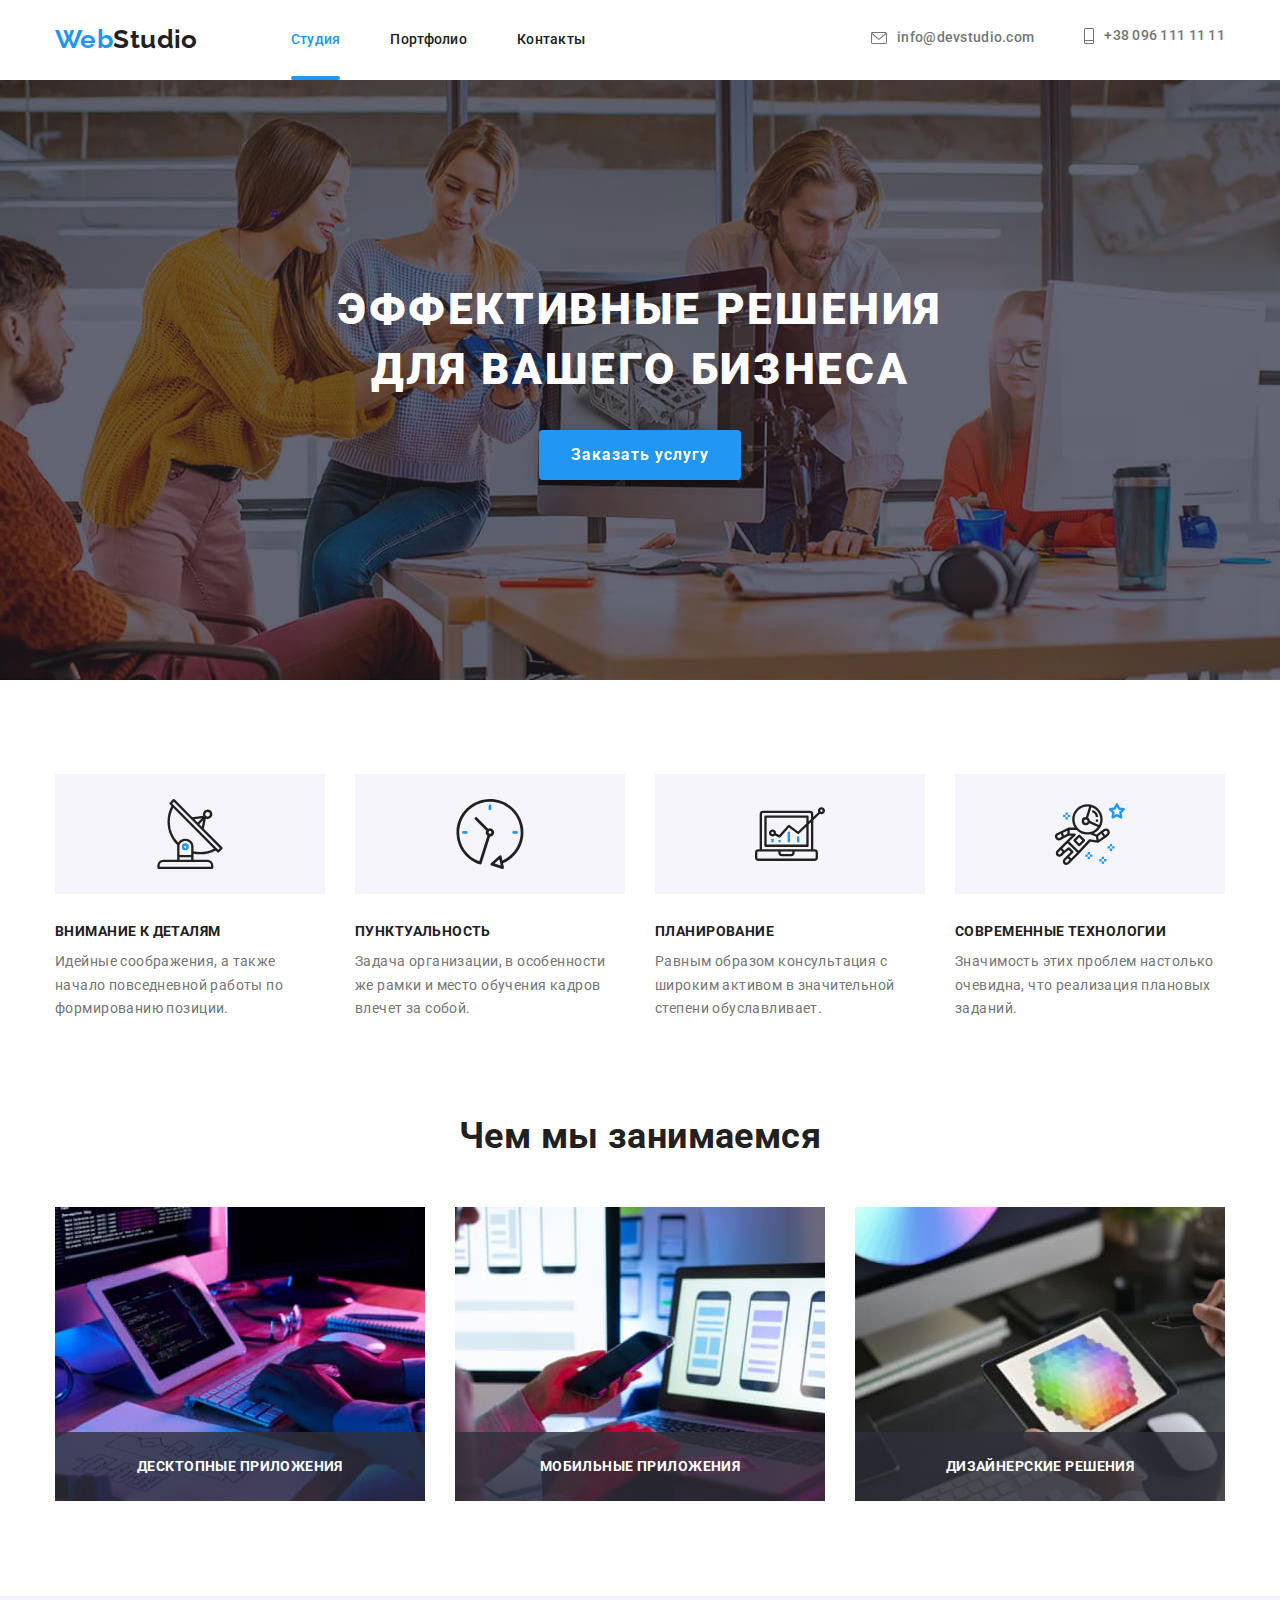
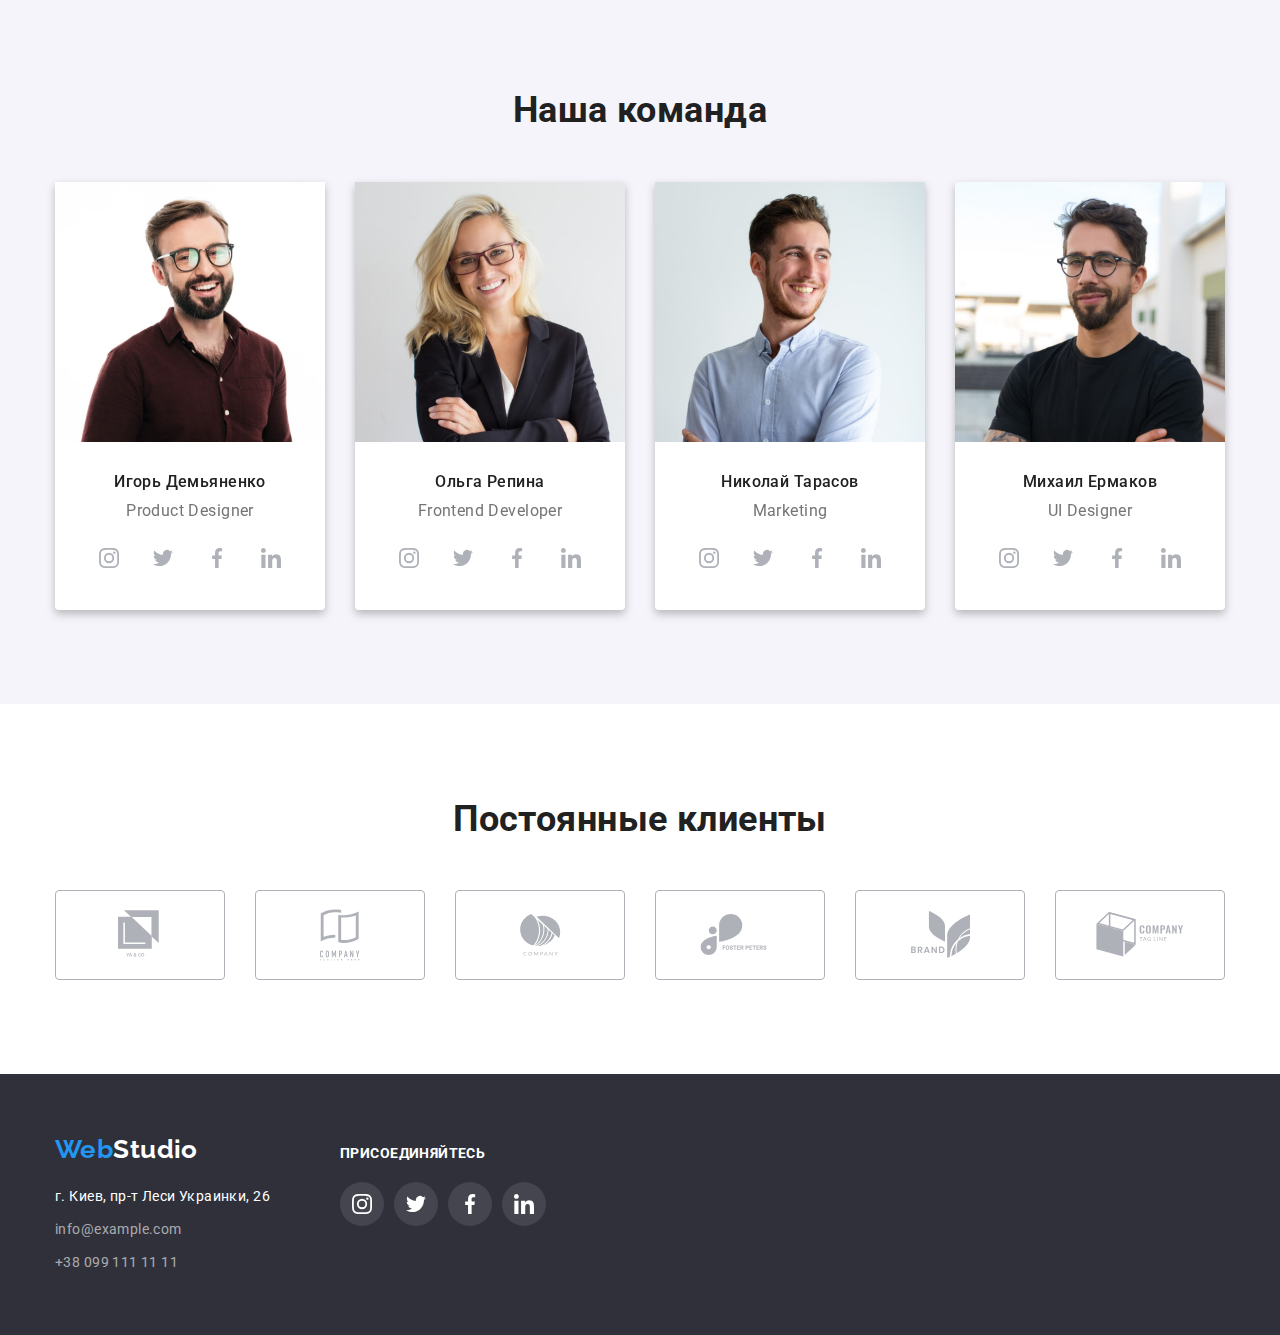
<file: index.html>
<!DOCTYPE html>
<html lang="ru">

<head>
    <meta charset="UTF-8">
    <meta name="viewport" content="width=device-width, initial-scale=1.0">
    <title>Студия</title>
    <link rel="stylesheet" href="https://cdnjs.cloudflare.com/ajax/libs/modern-normalize/1.0.0/modern-normalize.min.css">
    <link rel="preconnect" href="https://fonts.gstatic.com">
    <link href="https://fonts.googleapis.com/css2?family=Raleway:wght@700&family=Roboto:wght@400;500;700;900&display=swap" rel="stylesheet">
    <link rel="stylesheet" href="./css/styles.css">
</head>

<body>

    <header class="header">

        <div class="container general-nav">

            <!--Панель навигации-->
            
            <a href="./index.html" class="logo">
                <span class="logo-web">Web</span><span class="logo-studio">Studio</span>
            </a>

            <nav class="nav">
                <ul class="nav-list">
                    <li class="nav-item">
                        <a href="./index.html" class="nav-link current">Студия</a>
                        <div class="nav-border"></div>
                    </li>
                    <li class="nav-item"><a href="./portfolio.html" class="nav-link">Портфолио</a></li>
                    <li class="nav-item"><a href="" class="nav-link">Контакты</a></li>
                </ul>
            </nav>

            <!--Контактные данные-->
            <address class="address">
                <ul class="address-list">
                    <li class="address-item">
                        <a href="mailto:info@devstudio.com" class="address-link">
                            <svg width="16" height="12">
                                <use href="./images/symbol-defs.svg#icon-envelope"></use>
                            </svg>
                            info@devstudio.com
                        </a>
                    </li>
                    <li class="address-item">
                        <a href="tel:=380961111111" class="address-link">
                            <svg width="10" height="16">
                                <use href="./images/symbol-defs.svg#icon-smartphone"></use>
                            </svg>
                            +38 096 111 11 11
                        </a>
                    </li>
                </ul>
            </address>
        </div>

    </header>

    <main>
        <!--Блок герой-->
        <section class="hero">

            <div class="container">
                <h1 class="hero-title">Эффективные решения<br>для вашего бизнеса</h1>
                <button class="hero-btn" data-modal-open>Заказать услугу</button>
            </div>
            
        </section>

        <!--Преимущества-->
        <section class="advantages">

            <div class="container">
                <h2 class="visually-hidden">Преимущества</h2>
                <ul class="advantages-list">
                    <li class="advantages-item">
                        <div class="advantages-icon">
                            <svg width="70" height="70">
                                <use href="./images/symbol-defs.svg#icon-antenna"></use>
                            </svg>
                        </div>
                        <h3 class="advantages-title">Внимание к деталям</h3>
                        <p class="advantages-content">Идейные соображения, а также начало повседневной работы по формированию позиции.</p>
                    </li>

                    <li class="advantages-item">
                        <div class="advantages-icon">
                            <svg width="70" height="70">
                                <use href="./images/symbol-defs.svg#icon-clock"></use>
                            </svg>
                        </div>
                        <h3 class="advantages-title">Пунктуальность</h3>
                        <p class="advantages-content">Задача организации, в особенности же рамки и место обучения кадров влечет за собой.</p>
                    </li>

                    <li class="advantages-item">
                        <div class="advantages-icon">
                            <svg width="70" height="70">
                                <use href="./images/symbol-defs.svg#icon-diagram"></use>
                            </svg>
                        </div>
                        <h3 class="advantages-title">Планирование</h3>
                        <p class="advantages-content">Равным образом консультация с широким активом в значительной степени обуславливает.</p>
                    </li>

                    <li class="advantages-item">
                        <div class="advantages-icon">
                            <svg width="70" height="70">
                                <use href="./images/symbol-defs.svg#icon-astronaut"></use>
                            </svg>
                        </div>
                        <h3 class="advantages-title">Современные технологии</h3>
                        <p class="advantages-content">Значимость этих проблем настолько очевидна, что реализация плановых заданий.</p>
                    </li>
                </ul>
            </div>
        </section>

        <!--Примеры работ-->
        <section class="examples">

            <div class="container">
                <h2 class="examples-section-title">Чем мы занимаемся</h2>

                <ul class="examples-list">
                    <li class="examples-item">
                        <img src="./images/img.jpg" alt="человек пишет код" width="370">
                        <h3 class="examples-title">Десктопные приложения</h3>
                    </li>
                    <li class="examples-item">
                        <img src="./images/img1.jpg" alt="человек синхронизирует телефон" width="370">
                        <h3 class="examples-title">Мобильные приложения</h3>
                    </li>
                    <li class="examples-item">
                        <img src="./images/img2.jpg" alt="человек выбирает палитру на планшете" width="370">
                        <h3 class="examples-title">Дизайнерские решения</h3>
                    </li>
                </ul>
            </div>
        </section>

        <!--Список сотрудников-->
        <section class="team">

            <div class="container">
                <h2 class="team-title">Наша команда</h2>

                <ul class="team-list">
                    <li class="team-item">
                        <img src="./images/игорь_демьяненко.jpg" alt="Фото Игоря" width="270">
                        <h3 class="team-member">Игорь Демьяненко</h3> 
                        <p class="team-content">Product Designer</p>
                        <ul class="network-list">
                            <li class="network-item">
                                <a href="" class="network-link">
                                    <svg width="20" height="20">
                                        <use href="./images/symbol-defs.svg#icon-instagram"></use>
                                    </svg>
                                </a>
                            </li>
                            
                            <li class="network-item">
                                <a href="" class="network-link">
                                    <svg width="20" height="20">
                                        <use href="./images/symbol-defs.svg#icon-twitter"></use>
                                    </svg>
                                </a>
                            </li>

                            <li class="network-item">
                                <a href="" class="network-link">
                                    <svg width="20" height="20">
                                        <use href="./images/symbol-defs.svg#icon-facebook"></use>
                                    </svg>
                                </a>
                            </li>

                            <li class="network-item">
                                <a href="" class="network-link">
                                    <svg width="20" height="20">
                                        <use href="./images/symbol-defs.svg#icon-linkedin"></use>
                                    </svg>
                                </a>
                            </li>
                        </ul>
                    </li>

                    <li class="team-item">
                        <img src="./images/ольга_репина.jpg" alt="Фото Ольги" width="270">
                        <h3 class="team-member">Ольга Репина</h3>
                        <p class="team-content">Frontend Developer</p>
                        <ul class="network-list">
                            <li class="network-item">
                                <a href="" class="network-link">
                                    <svg width="20" height="20">
                                        <use href="./images/symbol-defs.svg#icon-instagram"></use>
                                    </svg>
                                </a>
                            </li>
                        
                            <li class="network-item">
                                <a href="" class="network-link">
                                    <svg width="20" height="20">
                                        <use href="./images/symbol-defs.svg#icon-twitter"></use>
                                    </svg>
                                </a>
                            </li>
                        
                            <li class="network-item">
                                <a href="" class="network-link">
                                    <svg width="20" height="20">
                                        <use href="./images/symbol-defs.svg#icon-facebook"></use>
                                    </svg>
                                </a>
                            </li>
                        
                            <li class="network-item">
                                <a href="" class="network-link">
                                    <svg width="20" height="20">
                                        <use href="./images/symbol-defs.svg#icon-linkedin"></use>
                                    </svg>
                                </a>
                            </li>
                        </ul>
                    </li>

                    <li class="team-item">
                        <img src="./images/николай_тарасов.jpg" alt="Фото Николая" width="270">
                        <h3 class="team-member">Николай Тарасов</h3>
                        <p class="team-content">Marketing</p>
                        <ul class="network-list">
                            <li class="network-item">
                                <a href="" class="network-link">
                                    <svg width="20" height="20">
                                        <use href="./images/symbol-defs.svg#icon-instagram"></use>
                                    </svg>
                                </a>
                            </li>
                        
                            <li class="network-item">
                                <a href="" class="network-link">
                                    <svg width="20" height="20">
                                        <use href="./images/symbol-defs.svg#icon-twitter"></use>
                                    </svg>
                                </a>
                            </li>
                        
                            <li class="network-item">
                                <a href="" class="network-link">
                                    <svg width="20" height="20">
                                        <use href="./images/symbol-defs.svg#icon-facebook"></use>
                                    </svg>
                                </a>
                            </li>
                        
                            <li class="network-item">
                                <a href="" class="network-link">
                                    <svg width="20" height="20">
                                        <use href="./images/symbol-defs.svg#icon-linkedin"></use>
                                    </svg>
                                </a>
                            </li>
                        </ul>
                    </li>

                    <li class="team-item">
                        <img src="./images/михаил_ермаков.jpg" alt="Фото Михаила" width="270">
                        <h3 class="team-member">Михаил Ермаков</h3>
                        <p class="team-content">UI Designer</p>
                        <ul class="network-list">
                            <li class="network-item">
                                <a href="" class="network-link">
                                    <svg width="20" height="20">
                                        <use href="./images/symbol-defs.svg#icon-instagram"></use>
                                    </svg>
                                </a>
                            </li>
                        
                            <li class="network-item">
                                <a href="" class="network-link">
                                    <svg width="20" height="20">
                                        <use href="./images/symbol-defs.svg#icon-twitter"></use>
                                    </svg>
                                </a>
                            </li>
                        
                            <li class="network-item">
                                <a href="" class="network-link">
                                    <svg width="20" height="20">
                                        <use href="./images/symbol-defs.svg#icon-facebook"></use>
                                    </svg>
                                </a>
                            </li>
                        
                            <li class="network-item">
                                <a href="" class="network-link">
                                    <svg width="20" height="20">
                                        <use href="./images/symbol-defs.svg#icon-linkedin"></use>
                                    </svg>
                                </a>
                            </li>
                        </ul>
                    </li>
                </ul>
            </div>
        </section>

        <!--Блок постоянных клиентов-->
        <section class="clients">
            <div class="container">
                <h2 class="clients-title">Постоянные клиенты</h2>
            
                <ul class="clients-list">

                    <li class="clients-item">
                        <a href="" class="clients-link">
                            <svg width="45" height="50">
                                <use href="./images/symbol-defs.svg#icon-logo_1"></use>
                            </svg>
                        </a>
                    </li>

                    <li class="clients-item">
                        <a href="" class="clients-link">
                            <svg width="40" height="52">
                                <use href="./images/symbol-defs.svg#icon-logo_2"></use>
                            </svg>
                        </a>
                    </li>

                    <li class="clients-item">
                        <a href="" class="clients-link">
                            <svg width="41" height="42">
                                <use href="./images/symbol-defs.svg#icon-logo_3"></use>
                            </svg>
                        </a>
                    </li>

                    <li class="clients-item">
                        <a href="" class="clients-link">
                            <svg width="80" height="42">
                                <use href="./images/symbol-defs.svg#icon-logo_4"></use>
                            </svg>
                        </a>
                    </li>

                    <li class="clients-item">
                        <a href="" class="clients-link">
                            <svg width="59" height="47">
                                <use href="./images/symbol-defs.svg#icon-logo_5"></use>
                            </svg>
                        </a>
                    </li>
                    
                    <li class="clients-item">
                        <a href="" class="clients-link">
                            <svg width="88" height="45">
                                <use href="./images/symbol-defs.svg#icon-logo_6"></use>
                            </svg>
                        </a>
                    </li>
                </ul>
            </div>
        </section>
    </main>

    <footer class="footer">


        <div class="container footer-flex">
            <div class="footer-info">
                <a href="./index.html" class="logo under">
                    <span class="logo-web">Web</span><span class="logo-studio-footer">Studio</span>
                </a>

                <address class="address-footer">г. Киев, пр-т Леси Украинки, 26</address>
                
                <ul class="footer-list">
                    <li class="footer-item"><a href="mailto:info@example.com" class="link">info@example.com</a></li>
                    <li class="footer-item"><a href="tel:=380991111111" class="link">+38 099 111 11 11</a></li>
                </ul>
            </div>

            <div class="join">
                <h3 class="social-link-title">Присоединяйтесь</h3>
                    <ul class="social-link-list">
                        <li class="social-link-item">
                            <a href="" class="social-link-ref">
                                <svg width="20" height="20">
                                    <use href="./images/symbol-defs.svg#icon-instagram"></use>
                                </svg>
                            </a>
                        </li>

                        <li class="social-link-item">
                            <a href="" class="social-link-ref">
                                <svg width="20" height="20">
                                    <use href="./images/symbol-defs.svg#icon-twitter"></use>
                                </svg>
                            </a>
                        </li>

                        <li class="social-link-item">
                            <a href="" class="social-link-ref">
                                <svg width="20" height="20">
                                    <use href="./images/symbol-defs.svg#icon-facebook"></use>
                                </svg>
                            </a>
                        </li>

                        <li class="social-link-item">
                            <a href="" class="social-link-ref">
                                <svg width="20" height="20">
                                    <use href="./images/symbol-defs.svg#icon-linkedin"></use>
                                </svg>
                            </a>
                        </li>
                    </ul>
            </div>
        </div>
        
    </footer>
    
    <!--Модальное окно-->
    <div class="backdrop is-hidden" data-modal>
        <div class="modal">
            <button class="close-button" data-modal-close>
                <svg width="18" height="18">
                    <use href="./images/symbol-defs.svg#icon-close"></use>
                </svg>
            </button>

            <form class="form">
                <h3>Оставьте свои данные, мы вам перезвоним</h3>
                
                <label for="name">Имя</label>
                <input type="text" id="name">
                
                <label for="phone">Телефон</label>
                <input type="tel" id="phone">
                
                <label for="mail">Почта</label>
                <input type="email" id="mail">
                
                <textarea name="" id="" cols="30" rows="10"></textarea>
                
                <button type="button">Отправить</button>

                <input type="checkbox" name="" value=""  />
                
                
            </form>
        </div>
    </div>



    <script src="./js/modal.js"></script>
</body>

</html>
</file>
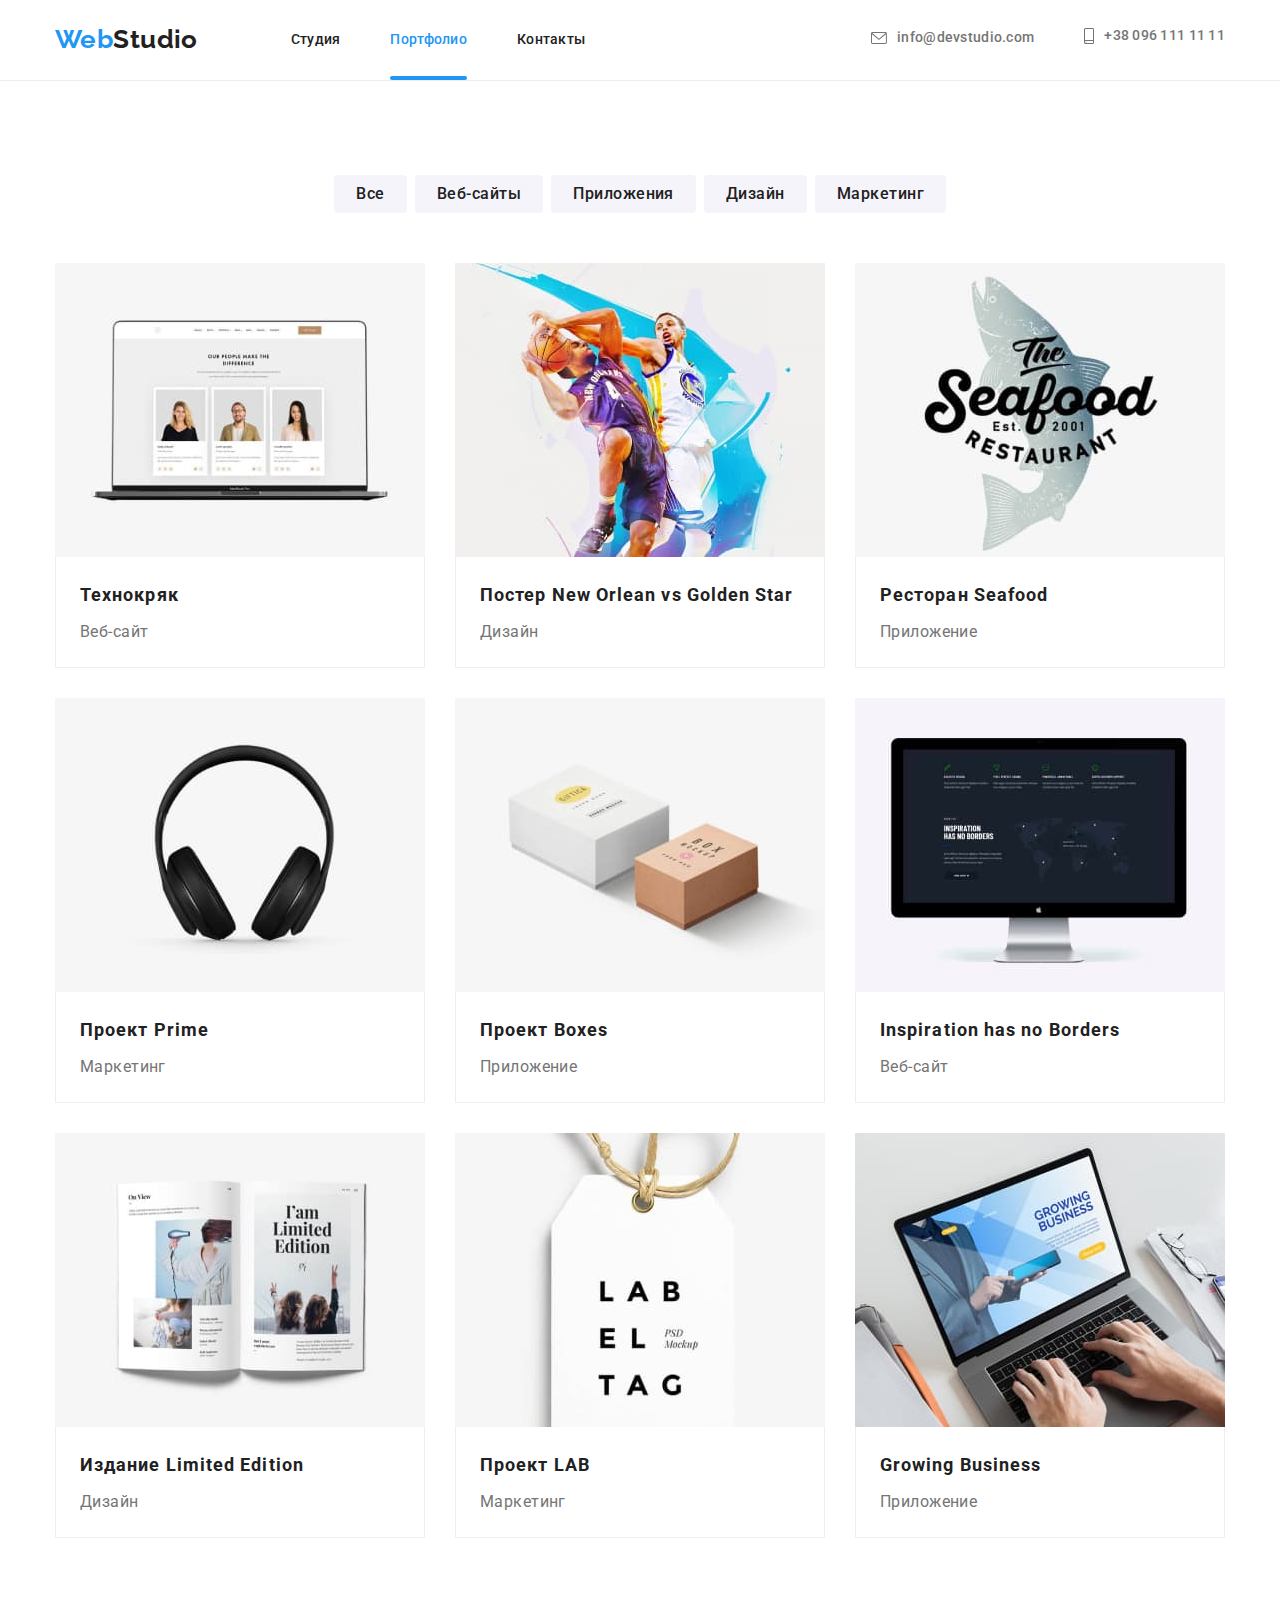
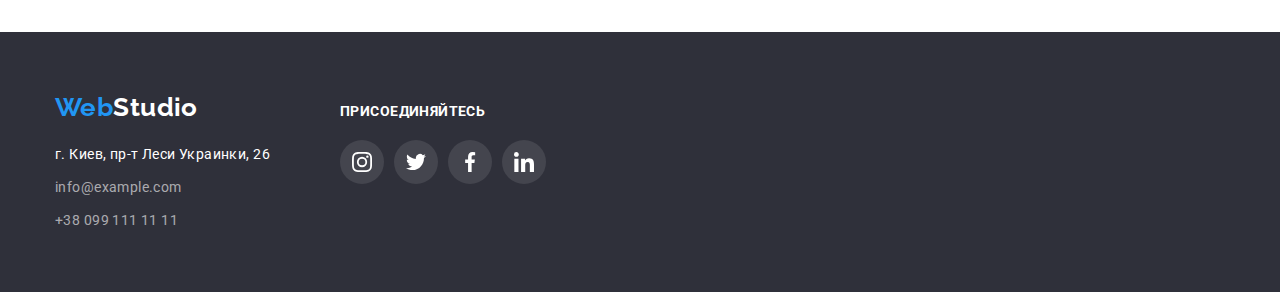
<file: portfolio.html>
<!DOCTYPE html>
<html lang="ru">
<head>
    <meta charset="UTF-8">
    <meta name="viewport" content="width=device-width, initial-scale=1.0">
    <title>Портфолио</title>
    <link rel="stylesheet" href="https://cdnjs.cloudflare.com/ajax/libs/modern-normalize/1.0.0/modern-normalize.min.css">
    <link rel="preconnect" href="https://fonts.gstatic.com">
    <link href="https://fonts.googleapis.com/css2?family=Raleway:wght@700&family=Roboto:wght@400;500;700;900&display=swap" rel="stylesheet">
    <link rel="stylesheet" href="./css/styles.css">
</head>
<body>

    <header class="header portfolio-header">
    
        <div class="container general-nav">
            <!--Панель навигации-->
            
            <a href="./index.html" class="logo">
                <span class="logo-web">Web</span><span class="logo-studio">Studio</span>
            </a>

            <nav class="nav">   
                <ul class="nav-list">
                    <li class="nav-item"><a href="./index.html" class="nav-link">Студия</a></li>
                    <li class="nav-item"><a href="./portfolio.html" class="nav-link current">Портфолио</a></li>
                    <li class="nav-item"><a href="" class="nav-link">Контакты</a></li>
                </ul>
            </nav>
        
            <!--Контактные данные-->
            <address class="address">
                <ul class="address-list">
                    <li class="address-item">
                        <a href="mailto:info@devstudio.com" class="address-link">
                            <svg width="16" height="12">
                                <use href="./images/symbol-defs.svg#icon-envelope"></use>
                            </svg>
                            info@devstudio.com
                        </a>
                    </li>
                    <li class="address-item">
                        <a href="tel:=380961111111" class="address-link">
                            <svg width="10" height="16">
                                <use href="./images/symbol-defs.svg#icon-smartphone"></use>
                            </svg>
                            +38 096 111 11 11
                        </a>
                    </li>
                </ul>
            </address>
        </div>
    
    </header>
    
    <main>
        <h1 class="visually-hidden">Примеры работ студии</h1>

        <!--Категории работ-->
        
        <section class="categories">

            <div class="container">
                <h2 class="visually-hidden">Категории работ студии</h2>
                <ul class="categories-list">
                    <li class="categories-item"><button type="button" class="categories-btn">Все</button></li>
                    <li class="categories-item"><button type="button" class="categories-btn">Веб-сайты</button></li>
                    <li class="categories-item"><button type="button" class="categories-btn">Приложения</button></li>
                    <li class="categories-item"><button type="button" class="categories-btn">Дизайн</button></li>
                    <li class="categories-item"><button type="button" class="categories-btn">Маркетинг</button></li>
                </ul>

                <!--Лучшие работы студии-->
            
                <h2 class="visually-hidden">Примеры лучших работ студии</h2>
            
                <ul class="works-list">
                    <li class="works-item">
                        <a href="" class="works-link">
                            <div class="box">
                                <img src="./images/portfolio1.jpg" alt="Люди на экране ноутбука" width="370">
                                <p class="overlay">
                                Технокряк это современная площадка распространения коронавируса. Компании используют эту платформу для цифрового
                                шпионажа и атак на защищённые сервера конкурентов.
                                </p>
                            </div>
                            <div class="works-description">
                                <h3 class="works-title">Технокряк</h3>
                                <p class="works-content">Веб-сайт</p>
                            </div>
                        </a>

                    </li>
            
                    <li class="works-item">
                        <a href="" class="works-link">
                            <img src="./images/portfolio2.jpg" alt="Баскетболисты в прыжке" width="370">
                            <div class="works-description">
                                <h3 class="works-title">Постер New Orlean vs Golden Star</h3>
                                <p class="works-content">Дизайн</p>
                            </div>
                        </a>
                    </li>
            
                    <li class="works-item">
                        <a href="" class="works-link">
                            <img src="./images/portfolio3.jpg" alt="Логотип ресторана" width="370">
                            <div class="works-description">
                                <h3 class="works-title">Ресторан Seafood</h3>
                                <p class="works-content">Приложение</p>
                            </div>
                        </a>
                    </li>

                    <li class="works-item">
                        <a href="" class="works-link">
                            <img src="./images/portfolio4.jpg" alt="Наушники" width="370">
                            <div class="works-description">
                                <h3 class="works-title">Проект Prime</h3>
                                <p class="works-content">Маркетинг</p>
                            </div>
                        </a>
                    </li>

                    <li class="works-item">
                        <a href="" class="works-link">
                            <img src="./images/portfolio5.jpg" alt="Две коробки" width="370">
                            <div class="works-description">
                                <h3 class="works-title">Проект Boxes</h3>
                                <p class="works-content">Приложение</p>
                            </div>
                        </a>
                    </li>

                    <li class="works-item">
                        <a href="" class="works-link">
                            <img src="./images/portfolio6.jpg" alt="Компьютер" width="370">
                            <div class="works-description">
                                <h3 class="works-title">Inspiration has no Borders</h3>
                                <p class="works-content">Веб-сайт</p>
                            </div> 
                        </a>
                    </li>

                    <li class="works-item">
                        <a href="" class="works-link">
                            <img src="./images/portfolio7.jpg" alt="Открытая книга" width="370">
                            <div class="works-description">
                                <h3 class="works-title">Издание Limited Edition</h3>
                                <p class="works-content">Дизайн</p>
                            </div>
                        </a>
                    </li>

                    <li class="works-item">
                        <a href="" class="works-link">
                            <img src="./images/portfolio8.jpg" alt="Бирка" width="370">
                            <div class="works-description">
                                <h3 class="works-title">Проект LAB</h3>
                                <p class="works-content">Маркетинг</p>
                            </div>
                        </a>
                    </li>

                    <li class="works-item">
                        <a href="" class="works-link">
                            <img src="./images/portfolio9.jpg" alt="Человек работает на ноутбуке" width="370">
                            <div class="works-description">
                                <h3 class="works-title">Growing Business</h3>
                                <p class="works-content">Приложение</p>
                            </div>
                        </a>
                    </li>
            
                </ul>
            </div>
        </section>
    </main>

    <footer class="footer">
    
        <div class="container footer-flex">
            <div class="footer-info">
                <a href="./index.html" class="logo under">
                    <span class="logo-web">Web</span><span class="logo-studio-footer">Studio</span></a>
                <address class="address-footer">г. Киев, пр-т Леси Украинки, 26</address>

                <ul class="footer-list">
                    <li class="footer-item"><a href="mailto:info@example.com" class="link">info@example.com</a></li>
                    <li class="footer-item"><a href="tel:=380991111111" class="link">+38 099 111 11 11</a></li>
                </ul>
            </div>

            <div class="join">
                <h3 class="social-link-title">Присоединяйтесь</h3>
                <ul class="social-link-list">
                    <li class="social-link-item">
                        <a href="" class="social-link-ref">
                            <svg width="20" height="20">
                                <use href="./images/symbol-defs.svg#icon-instagram"></use>
                            </svg>
                        </a>
                    </li>
            
                    <li class="social-link-item">
                        <a href="" class="social-link-ref">
                            <svg width="20" height="20">
                                <use href="./images/symbol-defs.svg#icon-twitter"></use>
                            </svg>
                        </a>
                    </li>
            
                    <li class="social-link-item">
                        <a href="" class="social-link-ref">
                            <svg width="20" height="20">
                                <use href="./images/symbol-defs.svg#icon-facebook"></use>
                            </svg>
                        </a>
                    </li>
            
                    <li class="social-link-item">
                        <a href="" class="social-link-ref">
                            <svg width="20" height="20">
                                <use href="./images/symbol-defs.svg#icon-linkedin"></use>
                            </svg>
                        </a>
                    </li>
                </ul>
            </div>
        </div>
    
    </footer>
</body>
</html>
</file>
<file: css/styles.css>
/*цвет текста 
основной #757575
вторичный #212121
дополнительный #FFFFFF 
лого #2196F3 и #000000
лого футер #2196F3 и #FFFFFF
*/

/*цвет background 
основной #FFFFFF
вторичный #2F303A
дополнительный #F5F4FA
*/

:root {
  --primary-text-color: #757575;
  --title-text-color: #212121;
  --white-text-color: #ffffff;
  --accent-color: #2196f3;

  --main-background-color: #ffffff;
  --sec-background-color: #2f303a;
  --add-background-color: #f5f4fa;
}

body {
  font-family: "Roboto", sans-serif;
  font-weight: 400;
  font-size: 14px;
  line-height: 1.71;
  letter-spacing: 0.03em;
  color: var(--primary-text-color);
  background-color: var(--main-background-color);
}

ul {
  list-style: none;
  margin: 0;
  padding: 0;
}

a {
  text-decoration: none;
}

button {
  font-family: inherit;
}

img {
  display: block;
}

.visually-hidden {
  position: absolute;
  clip: rect(0 0 0 0);
  width: 1px;
  height: 1px;
  margin: -1px;
}

.container {
  width: 1200px;
  padding-left: 15px;
  padding-right: 15px;
  margin-left: auto;
  margin-right: auto;
}

.header {
  background-color: var(--main-background-color);
}

.portfolio-header {
  border-bottom-width: 1px;
  border-bottom-style: solid;
  border-bottom-color: #ececec;
}

/*Стили логотипа*/
.logo {
  display: inline-block;

  font-family: Raleway;
  font-style: normal;
  font-weight: bold;
  font-size: 26px;
  line-height: 31px;
}

.logo-web {
  color: var(--accent-color);
}

.logo-studio {
  color: var(--title-text-color);
}

/*Стили панели навигации*/

.nav {
  margin-left: 93px;
}

.nav-list {
  display: flex;
}

.nav-item:not(:last-child) {
  margin-right: 50px;
}

.nav-link {
  display: block;
  padding-top: 32px;
  padding-bottom: 32px;

  color: var(--title-text-color);
  font-style: normal;
  font-weight: 500;
  font-size: 14px;
  line-height: 1.14;
  letter-spacing: 0.02em;

  transition: color 250ms cubic-bezier(0.4, 0, 0.2, 1);
}

.nav-link.current {
  color: var(--accent-color);
}

.nav-link:hover,
.nav-link:focus {
  color: var(--accent-color);
}

.address {
  margin-left: auto;
}

.address-link {
  color: var(--primary-text-color);
  fill: var(--primary-text-color);
  font-style: normal;
  font-weight: 500;
  line-height: 1.14;
  letter-spacing: 0.02em;

  display: inline-flex;
  align-items: center;

  transition: color 250ms cubic-bezier(0.4, 0, 0.2, 1),
    fill 250ms cubic-bezier(0.4, 0, 0.2, 1);
}

.address-link:hover,
.address-link:focus {
  color: var(--accent-color);
  fill: var(--accent-color);
}

.address-link > svg {
  margin-right: 10px;
}

.address-list {
  display: flex;
}

.address-item:not(:last-child) {
  margin-right: 50px;
}

.general-nav {
  display: flex;
  align-items: center;
}

/*Стили блока героя*/

.hero {
  background-color: var(--sec-background-color);
  background-image: linear-gradient(
      to right,
      rgba(47, 48, 58, 0.4),
      rgba(47, 48, 58, 0.4)
    ),
    url("../images/hero_img.jpg");
  background-repeat: no-repeat;
  background-position: center;
  background-size: cover;

  text-align: center;
  padding-top: 200px;
  padding-bottom: 200px;
}

.hero-title {
  margin-top: 0;
  margin-bottom: 30px;

  color: var(--white-text-color);
  font-style: normal;
  font-weight: 900;
  font-size: 44px;
  line-height: 1.36;
  letter-spacing: 0.06em;
  text-transform: uppercase;
}

.hero-btn {
  display: inline-block;
  border-radius: 4px;
  padding: 10px 32px;
  border: 0px;
  min-width: 200px;
  height: 50px;
  filter: drop-shadow(0px 4px 4px rgba(0, 0, 0, 0.25));
  cursor: pointer;

  color: var(--white-text-color);
  background-color: var(--accent-color);
  font-family: Roboto;
  font-style: normal;
  font-weight: bold;
  font-size: 16px;
  line-height: 1.87;
  letter-spacing: 0.06em;
}

/*Стили 
Блок преимуществ
Примеры работ
Список сотрудников
Лучшие работы студии
*/
.examples {
  padding-bottom: 94px;
}

.examples-section-title,
.team-title,
.advantages-title,
.team-member,
.works-title,
.clients-title {
  color: var(--title-text-color);
}

.advantages {
  padding-top: 94px;
  padding-bottom: 94px;
}

.advantages-item {
  width: 270px;
}

.advantages-list {
  justify-content: space-between;
}

.advantages-icon {
  width: 270px;
  height: 120px;
  background-color: var(--add-background-color);
  display: inline-flex;
  justify-content: center;
  align-items: center;
  margin-bottom: 30px;
}

.advantages-title {
  margin-bottom: 10px;
  margin-top: 0;
  padding: 0;

  font-style: normal;
  font-weight: bold;
  font-size: 14px;
  line-height: 1.14;
  text-transform: uppercase;
}

.advantages-list {
  display: flex;
}

.examples-list {
  display: flex;
  justify-content: space-between;
}

.examples-section-title,
.team-title,
.clients-title {
  margin-top: 0;
  margin-bottom: 50px;

  font-style: normal;
  font-weight: bold;
  font-size: 36px;
  line-height: 1.17;
  text-align: center;
}

.team-item {
  background-color: var(--main-background-color);
  filter: drop-shadow(0px 4px 4px rgba(0, 0, 0, 0.25));
  border-radius: 0px 0px 4px 4px;

  transition: box-shadow 250ms cubic-bezier(0.4, 0, 0.2, 1);
}

.team-item:hover,
.team-item:focus {
  box-shadow: 0px 1px 3px rgba(0, 0, 0, 0.12), 0px 1px 1px rgba(0, 0, 0, 0.14),
    0px 2px 1px rgba(0, 0, 0, 0.2);
}

.team-member {
  margin-top: 30px;
  margin-bottom: 10px;

  font-style: normal;
  font-weight: 500;
  font-size: 16px;
  line-height: 1.19;
  text-align: center;
}

.network-list {
  display: flex;
  justify-content: space-between;
  margin-left: 32px;
  margin-right: 32px;
  margin-bottom: 30px;
}

.network-link {
  display: flex;
  justify-content: center;
  align-items: center;
  fill: #afb1b8;
  width: 44px;
  height: 44px;
  border-radius: 50%;

  transition: fill 250ms cubic-bezier(0.4, 0, 0.2, 1),
    background-color 250ms cubic-bezier(0.4, 0, 0.2, 1);
}

.network-link:hover,
.network-link:focus {
  fill: var(--main-background-color);
  background-color: var(--accent-color);
  border-radius: 50%;
  width: 44px;
  height: 44px;
  cursor: pointer;
}

.works-title {
  margin-top: 0px;
  margin-bottom: 4px;

  font-style: normal;
  font-weight: bold;
  font-size: 18px;
  line-height: 2;
  letter-spacing: 0.06em;
}

.works-item {
  flex-basis: calc(100% / 3 - 60px);

  margin-left: 30px;
  margin-top: 30px;
}

.works-link {
  display: block;

  transition: box-shadow 250ms cubic-bezier(0.4, 0, 0.2, 1);
}

.works-link:hover,
.works-link:focus {
  box-shadow: 0px 1px 1px rgba(0, 0, 0, 0.12), 0px 4px 4px rgba(0, 0, 0, 0.06),
    1px 4px 6px rgba(0, 0, 0, 0.16);
}

.advantages-content,
.team-content,
.works-content {
  color: var(--primary-text-color);
}

.advantages-content {
  padding: 0;
  margin: 0;

  font-style: normal;
  font-weight: normal;
  font-size: 14px;
  line-height: 1.71;
}

.team-content {
  margin: 0;
  margin-bottom: 16px;

  font-style: normal;
  font-weight: normal;
  font-size: 16px;
  line-height: 1.19;

  text-align: center;
}

.team {
  background-color: var(--add-background-color);
  padding-top: 94px;
  padding-bottom: 94px;
}

.team-list {
  display: flex;
  justify-content: space-between;
}

.works-content {
  margin: 0;

  font-style: normal;
  font-weight: normal;
  font-size: 16px;
  line-height: 1.87;
}

.works-list {
  display: flex;
  flex-wrap: wrap;

  margin-left: -30px;
  margin-top: -30px;
}

.works-description {
  padding-top: 20px;
  padding-bottom: 20px;
  padding-left: 24px;
  padding-right: 24px;
  /* Установит стили правой рамки */
  border-right-width: 1px;
  border-right-style: solid;
  border-right-color: #eeeeee;
  /* Установит стили нинжней рамки */
  border-bottom-width: 1px;
  border-bottom-style: solid;
  border-bottom-color: #eeeeee;
  /* Установит стили левой рамки */
  border-left-width: 1px;
  border-left-style: solid;
  border-left-color: #eeeeee;
}

/*Стили блока клиентов*/
.clients {
  padding-top: 94px;
  padding-bottom: 94px;
}

.clients-list {
  display: flex;
  justify-content: space-between;
}

.clients-link {
  display: flex;
  justify-content: center;
  align-items: center;
  width: 170px;
  height: 90px;
  border: 1px solid #afb1b8;
  border-radius: 4px;
  fill: #afb1b8;

  transition: border 250ms cubic-bezier(0.4, 0, 0.2, 1),
    fill 250ms cubic-bezier(0.4, 0, 0.2, 1);
}

.clients-link:hover,
.clients-link:focus {
  border: 1px solid var(--accent-color);
  fill: var(--accent-color);
  cursor: pointer;
}

/*Стили 
Категории работ*/
.categories {
  padding-top: 94px;
  padding-bottom: 94px;
}

.categories-list {
  display: flex;
  margin-bottom: 50px;
  justify-content: center;
}

.categories-list .categories-item:not(:last-child) {
  margin-right: 8px;
}

.categories-btn {
  display: inline-block;
  border-radius: 4px;
  padding: 6px 22px;
  border: 0px;
  min-width: 73px;
  height: 38px;
  cursor: pointer;

  color: var(--title-text-color);
  background-color: var(--add-background-color);
  font-family: Roboto;
  font-style: normal;
  font-weight: 500;
  font-size: 16px;
  line-height: 1.62;
  letter-spacing: 0.03em;
  text-align: center;

  transition: color 250ms cubic-bezier(0.4, 0, 0.2, 1),
    background-color 250ms cubic-bezier(0.4, 0, 0.2, 1),
    box-shadow 250ms cubic-bezier(0.4, 0, 0.2, 1);
}

.categories-btn:hover,
.categories-btn:focus {
  color: var(--white-text-color);
  background-color: var(--accent-color);
  box-shadow: 0px 3px 1px rgba(0, 0, 0, 0.1), 0px 1px 2px rgba(0, 0, 0, 0.08),
    0px 2px 2px rgba(0, 0, 0, 0.12);
}

/*Стили футера*/

.footer {
  background-color: var(--sec-background-color);
  padding-top: 60px;
  padding-bottom: 60px;
}

.logo-studio-footer {
  color: var(--white-text-color);
}

.address-footer {
  margin-bottom: 9px;

  color: var(--white-text-color);
}

.footer-list .link {
  color: rgba(255, 255, 255, 0.6);
}

.address-footer,
.footer-list .link {
  font-style: normal;
  font-weight: normal;
  font-size: 14px;
  line-height: 1.71;
}

.footer-list .footer-item:not(:last-child) {
  display: inline-block;
  margin-bottom: 9px;
}

.under {
  margin-bottom: 20px;
}

.footer-flex {
  display: flex;
}

.join {
  margin-left: 70px;
  padding-top: 12px;
}

.social-link-title {
  margin-top: 0;
  margin-bottom: 20px;

  color: var(--white-text-color);
  font-style: normal;
  font-weight: 700;
  font-size: 14px;
  line-height: 1.14;
  letter-spacing: 0.03em;
  text-transform: uppercase;
}

.social-link-list {
  display: flex;
  width: 206px;
  justify-content: space-between;
}

.social-link-ref {
  fill: var(--main-background-color);
  display: flex;
  width: 44px;
  height: 44px;
  background-color: rgba(255, 255, 255, 0.1);
  border-radius: 50%;
  justify-content: center;
  align-items: center;

  transition: background-color 250ms cubic-bezier(0.4, 0, 0.2, 1);
}

.social-link-ref:hover,
.social-link-ref:focus {
  background-color: var(--accent-color);
}

/* ДЗ5 */
.examples-item {
  position: relative;
}

.examples-title {
  position: absolute;
  width: 100%;
  bottom: 0;
  margin: 0;
  padding-top: 27px;
  padding-bottom: 27px;

  font-style: normal;
  font-weight: bold;
  font-size: 14px;
  line-height: 1.14;
  text-transform: uppercase;
  text-align: center;
  color: var(--white-text-color);
  background: rgba(47, 48, 58, 0.8);
}

/* Подчеркивание */
.nav-item {
  position: relative;
}

.current::before {
  position: absolute;
  top: 95%;
  content: "";
  width: 100%;
  height: 4px;
  background: var(--accent-color);
  border-radius: 2px;
}

/* OVERLAY */

.box {
  position: relative;
  overflow: hidden;
}

.works-link:hover .overlay,
.works-link:focus .overlay {
  transform: translatey(0);
}

.overlay {
  position: absolute;
  top: 0;
  left: 0;
  width: 100%;
  height: 100%;
  margin: 0;
  background-color: var(--accent-color);
  opacity: 90%;

  transform: translatey(100%);
  transition: transform 250ms cubic-bezier(0.4, 0, 0.2, 1);

  font-size: 18px;
  line-height: 1.55;
  color: var(--white-text-color);

  display: block;
  padding: 63px 24px;
}

/* Модалка */

.backdrop {
  position: fixed;
  top: 0;
  left: 0;
  width: 100%;
  height: 100%;
  background-color: rgba(0, 0, 0, 0.2);

  opacity: 1;
  transition: opacity 250ms cubic-bezier(0.4, 0, 0.2, 1);
}

.backdrop.is-hidden {
  opacity: 0;
  pointer-events: none;
}

.backdrop.is-hidden .modal {
  transform: translate(-50%, -50%) scale(0.9);
}

.modal {
  position: absolute;
  top: 50%;
  left: 50%;
  transform: translate(-50%, -50%) scale(1);

  min-height: 528px;
  min-width: 581px;
  padding: 8px;

  background-color: var(--main-background-color);

  transition: transform 250ms cubic-bezier(0.4, 0, 0.2, 1);
}

.close-button {
  margin-left: auto;
  padding: 0;
  width: 30px;
  height: 30px;
  background-color: var(--main-background-color);
  border: 1px solid rgba(0, 0, 0, 0.1);
  border-radius: 50%;

  display: flex;
  justify-content: center;
  align-items: center;

  fill: var(--title-text-color);
}

.form {
  display: flex;
  flex-direction: column;
}
</file>
